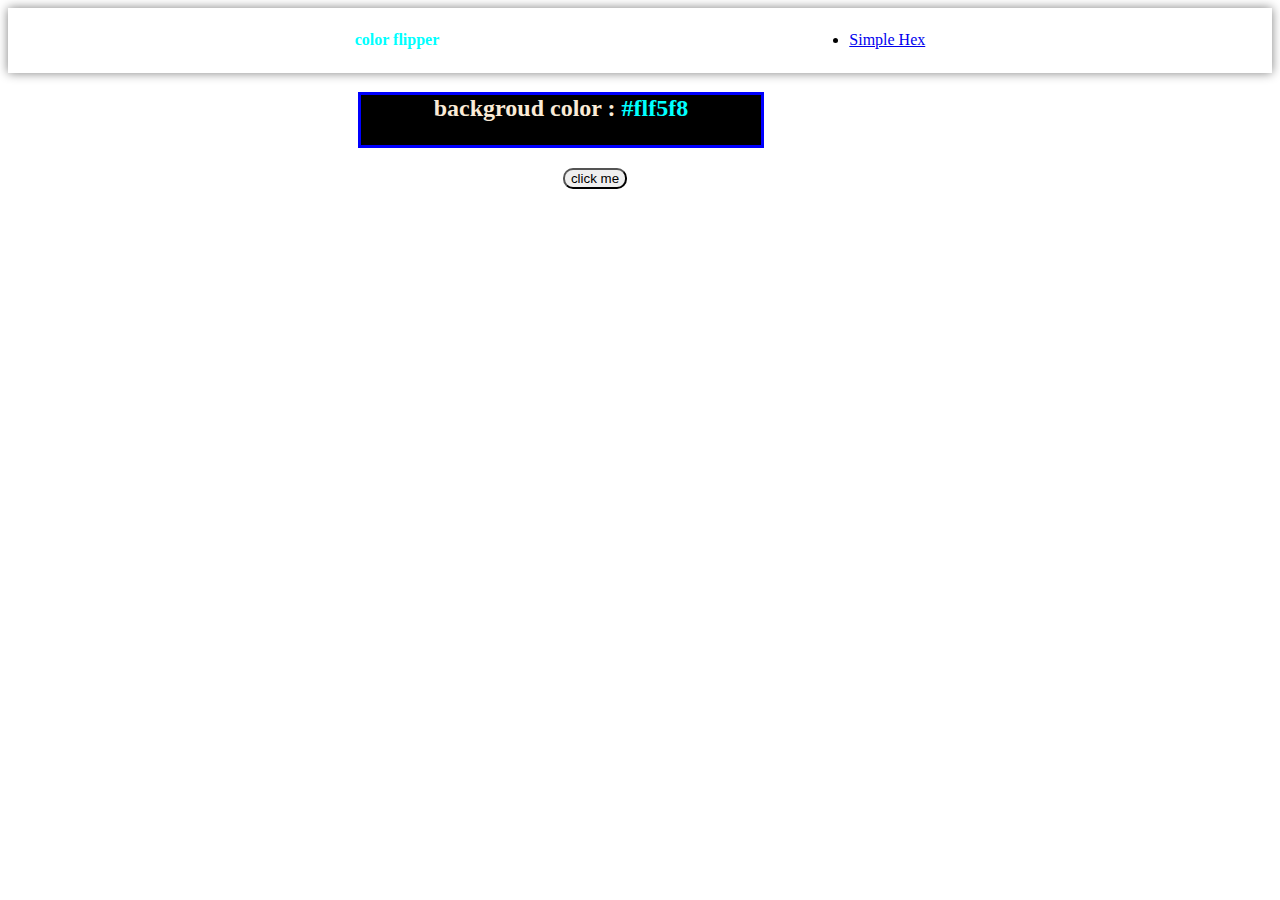
<file: color flipper p/index.html>
<!DOCTYPE html>
<html lang="en">

<head>
    <meta charset="UTF-8">
    <meta name="viewport" content="width=device-width, initial-scale=1.0">
    <title>color flipper</title>
    <link rel="stylesheet" href="style.css">
</head>

<body>

    <nav>
        <div class="nav-center">
            <h4>color flipper </h4>
            <ul class="nav-links">
                <li>
                    <a href="index1.html">Simple Hex</a>
                </li>
                
            </ul>
        </div>
    </nav>
    <main>
        <div class="container">
            <h2>backgroud color :<span class="color">
                    #flf5f8
                </span>
            </h2>
            <button class="btn btn-hero" id="btn">click me</button>
        </div>
    </main>
    
    <script src="script.js"></script>

</body>

</html>
</file>
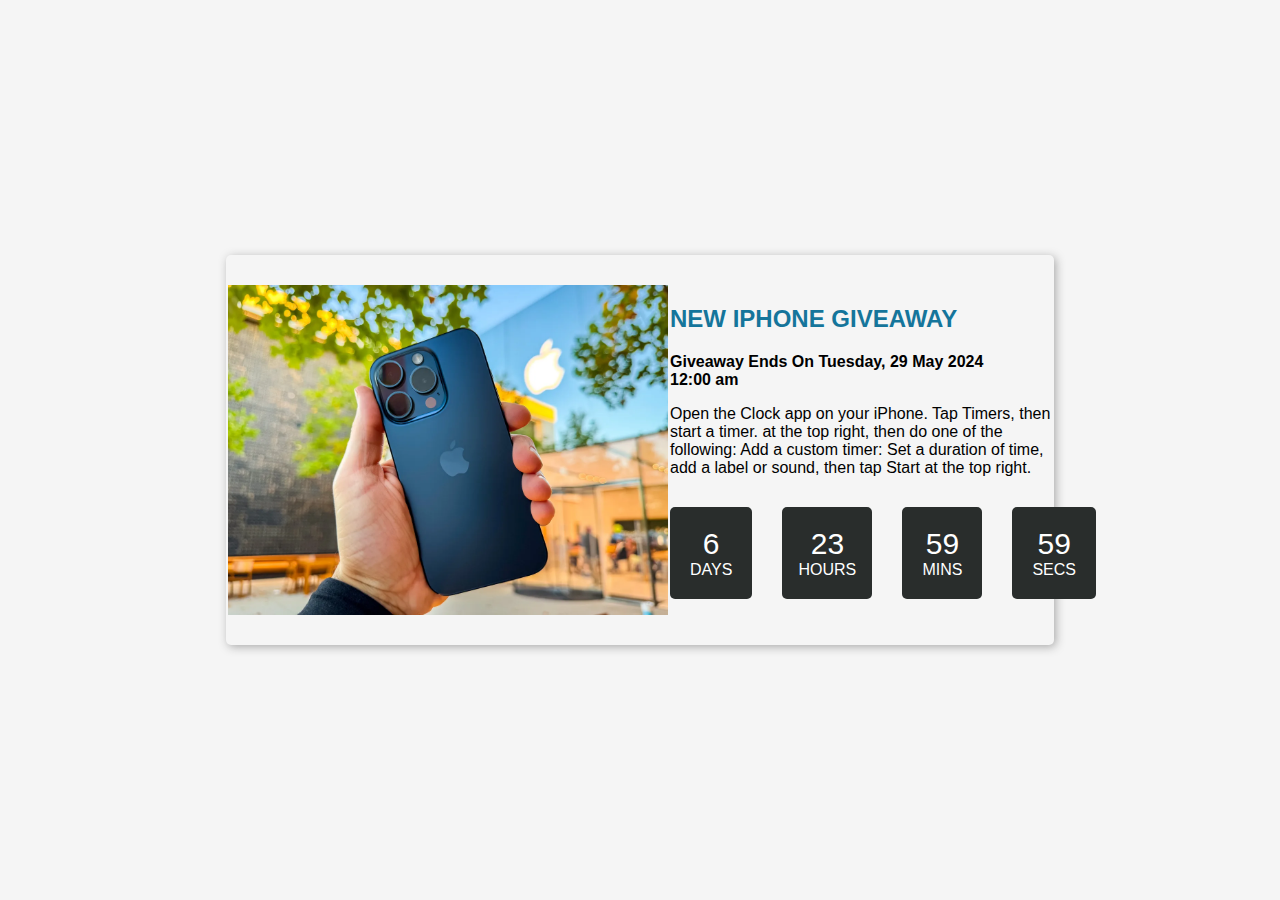
<file: countdown p/index.html>
<!DOCTYPE html>
<html lang="en">

<head>
    <meta charset="UTF-8">
    <meta name="viewport" content="width=device-width, initial-scale=1.0">
    <title>CountDown Timer</title>
    <link rel="stylesheet" href="style.css">
</head>

<body>
    <div class="container">
        <div class="left">
            <img src="iphone.webp">
        </div>
        <div id="timer">
            <h2>NEW IPHONE GIVEAWAY</h3>
                <strong>Giveaway Ends On Tuesday, 29 May 2024 <br>12:00 am</strong>
                <P>Open the Clock app on your iPhone. Tap Timers, then start a timer. at the top right, then do one of
                    the following: Add a custom timer: Set a duration of time, add a label or sound, then tap Start at
                    the top right.</P>
                <div class="counter">
                    <div class="box">
                        <span id="days"></span>
                        <p>DAYS</p>
                    </div>
                    <div class="box">
                        <span id="hours"></span>
                        <p>HOURS</p>
                    </div>
                    <div class="box">
                        <span id="minutes"></span>
                        <p>MINS</p>
                    </div>
                    <div class="box">
                        <span id="seconds"></span>
                        <p>SECS</p>
                    </div>
                </div>
        </div>
    </div>

    <script src="script.js"></script>
</body>

</html>
</file>
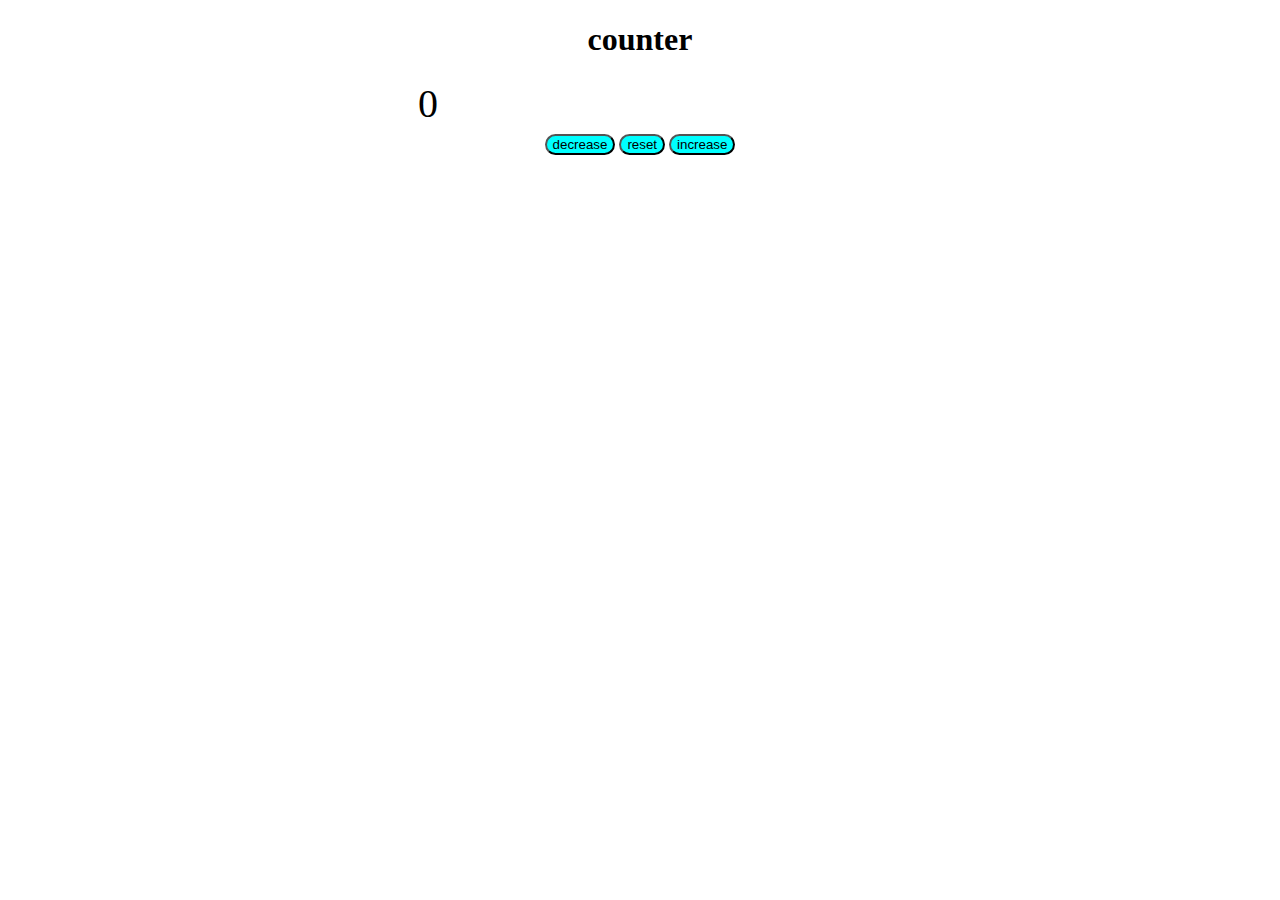
<file: counter p/index.html>
<!DOCTYPE html>
<html lang="en">

<head>
    <meta charset="UTF-8">
    <meta name="viewport" content="width=device-width, initial-scale=1.0">
    <title>counter</title>
    <link rel="stylesheet" href="style.css">
</head>

<body>
    <main>
        <div class="container">
            <h1>
                counter
            </h1>
            <span id="value">0</span>
            <div class="button-container">
                <button class="btn decrease">decrease</button>
                <button class="btn reset"> reset</button>
                <button class="btn increase"> increase</button>
            </div>
        </div>
    </main>
    <script src="script.js"></script>

</body>

</html>
</file>
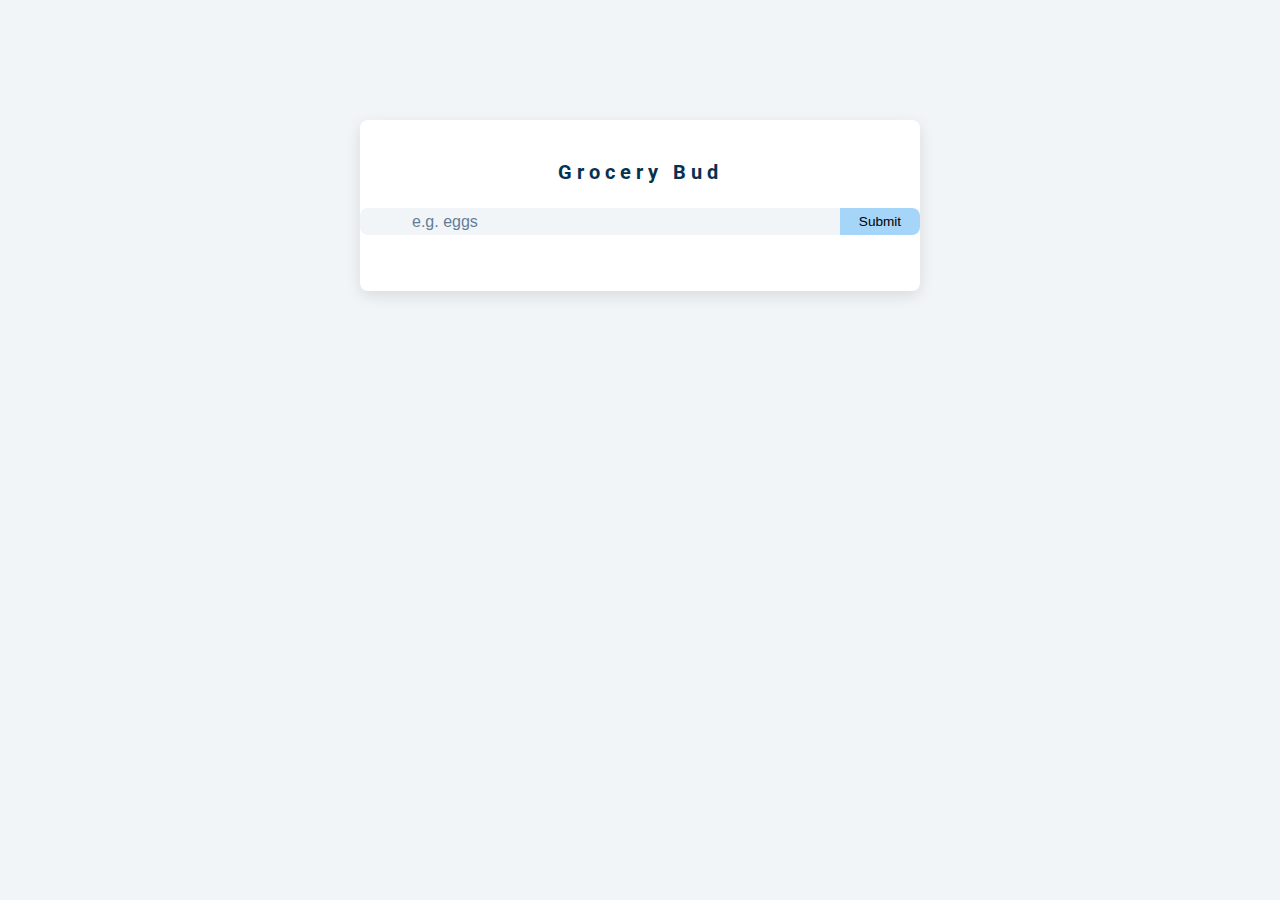
<file: Grocery p/index.html>
<!DOCTYPE html>
<html lang="en">

<head>
    <meta charset="UTF-8">
    <meta name="viewport" content="width=device-width, initial-scale=1.0">
    <title>Grocery Bud</title>
    <link rel="stylesheet" href="https://use.fontawesome.com/releases/v5.15.3/css/all.css">
    <link rel="preconnect" href="https://fonts.gstatic.com">
    <link href="https://fonts.googleapis.com/css2?family=Barlow&family=Roboto&display=swap" rel="stylesheet">
    <link rel="stylesheet" href="style.css">
</head>

<body>
    <section class="section-center">
        <form class="grocery-form">
            <p class="alert"></p>
            <h3>grocery bud</h3>
            <div class="form-control">
                <input type="text" id="grocery" placeholder="e.g. eggs" size="50" />
                <button type="submit" class="submit-btn">submit</button>
            </div>
        </form>
        <div class="grocery-container">
            <div class="grocery-list">
            </div>
            <button type="button" class="clear-btn">clear items</button>
        </div>
    </section>
    <script src="script.js"></script>
</body>

</html>
</file>
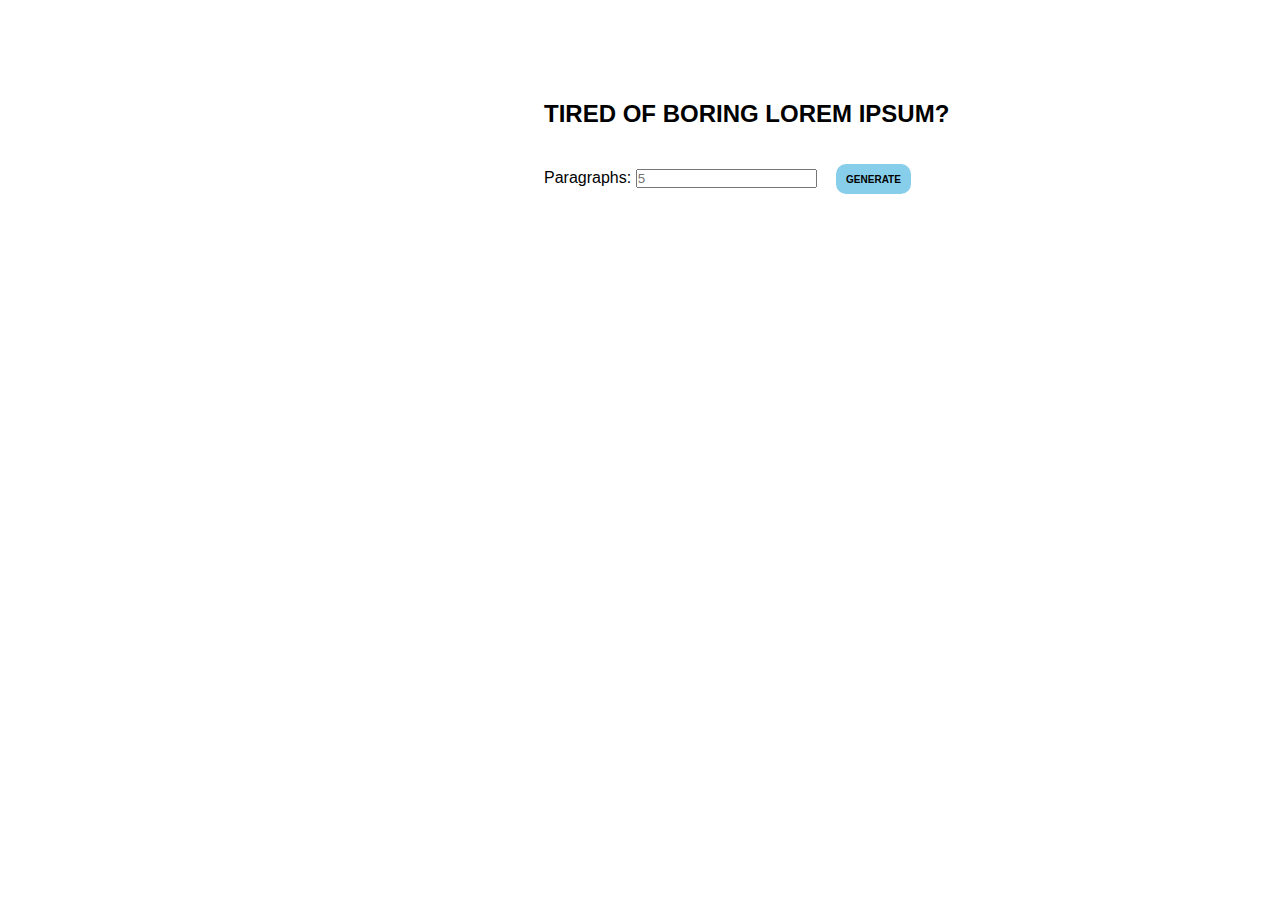
<file: Lorem Ipsum p/index.html>
<!DOCTYPE html>
<html lang="en">

<head>
    <meta charset="UTF-8" />
    <meta name="viewport" content="width=device-width, initial-scale=1.0" />
    <title>Lorem Ipsum</title>
    <link rel="stylesheet" href="style.css" />
</head>

<body>
    <section>
        <div class="center">
            <h3>TIRED OF BORING LOREM IPSUM?</h3>
            <br><br>
            <form class="lorem-form">
                <label for="amount">Paragraphs:</label>
                <input type="number" name="amount" id="amount" placeholder="5" size="2" maxlength="2" />
                <button type="submit" class="btn">GENERATE</button>
            </form>
        </div>
        <article class="lorem-text"></article>
    </section>


    <script src="script.js"></script>
</body>

</html>
</file>
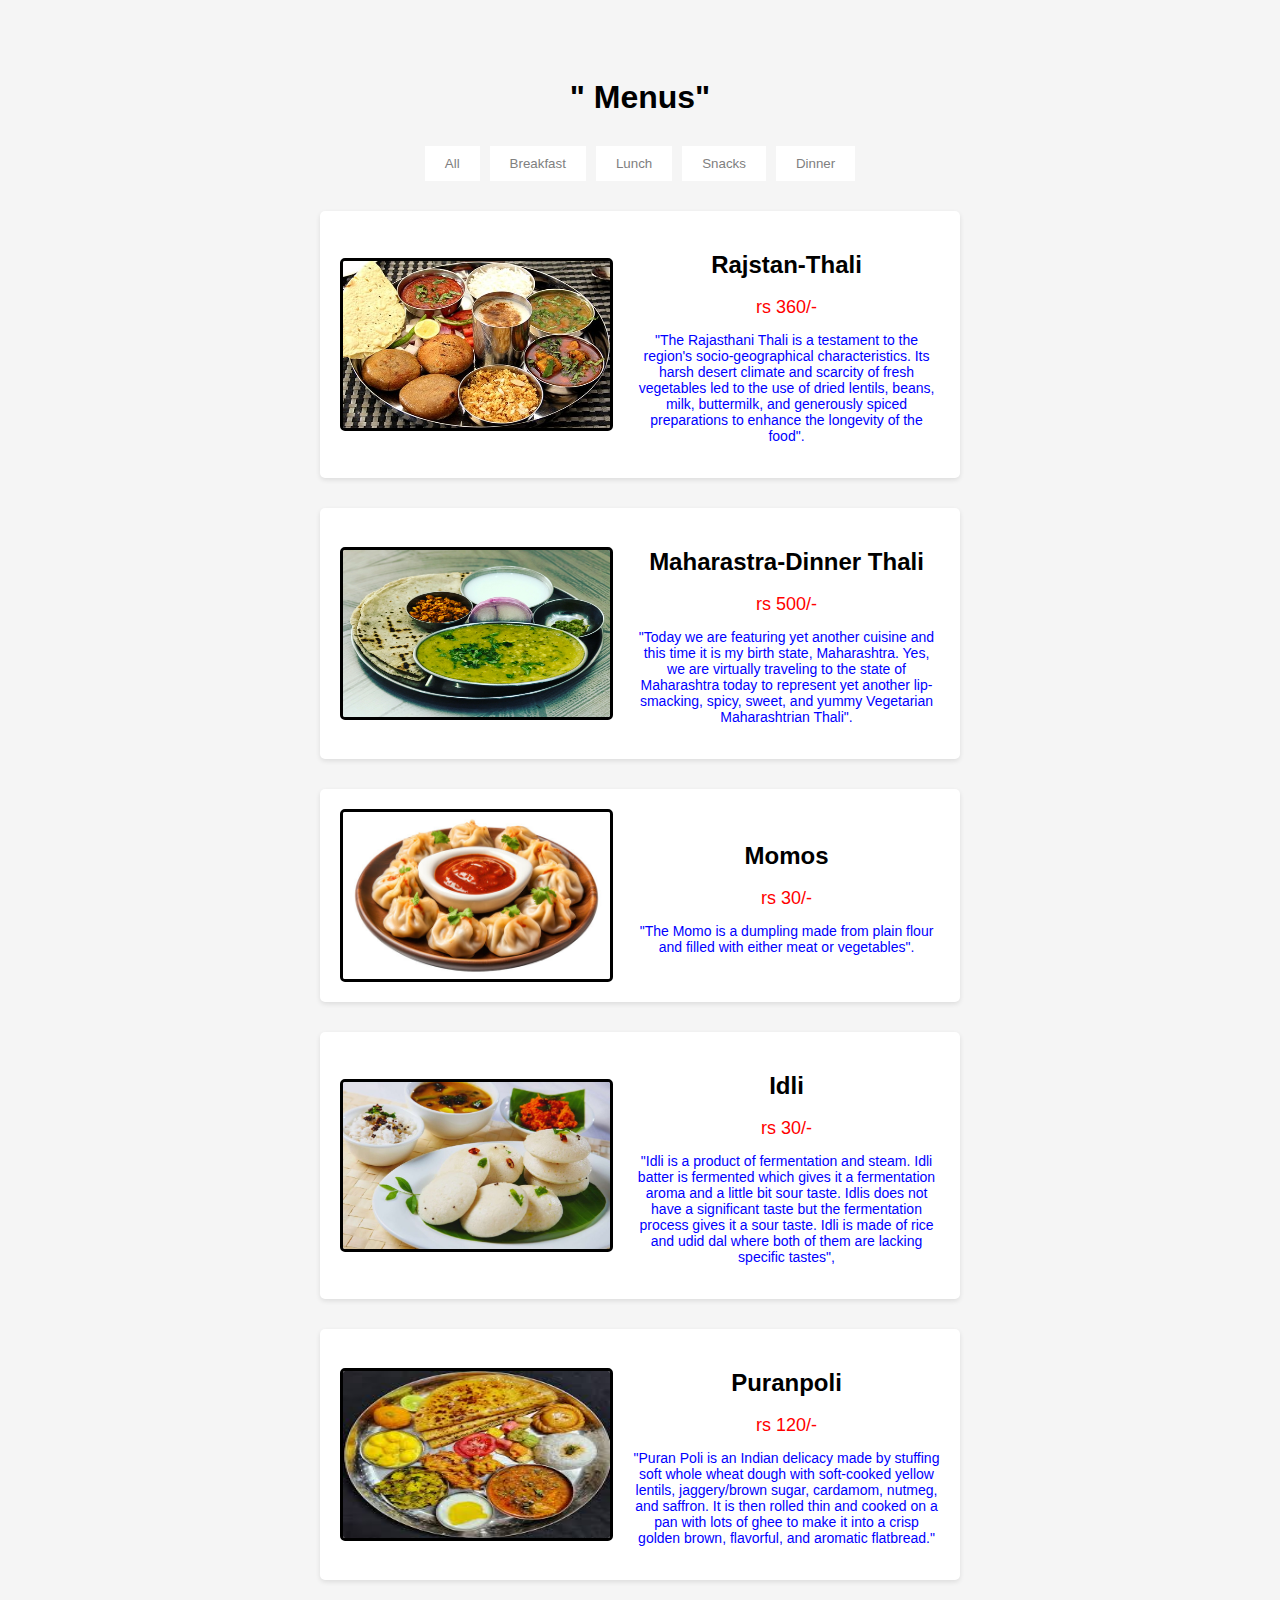
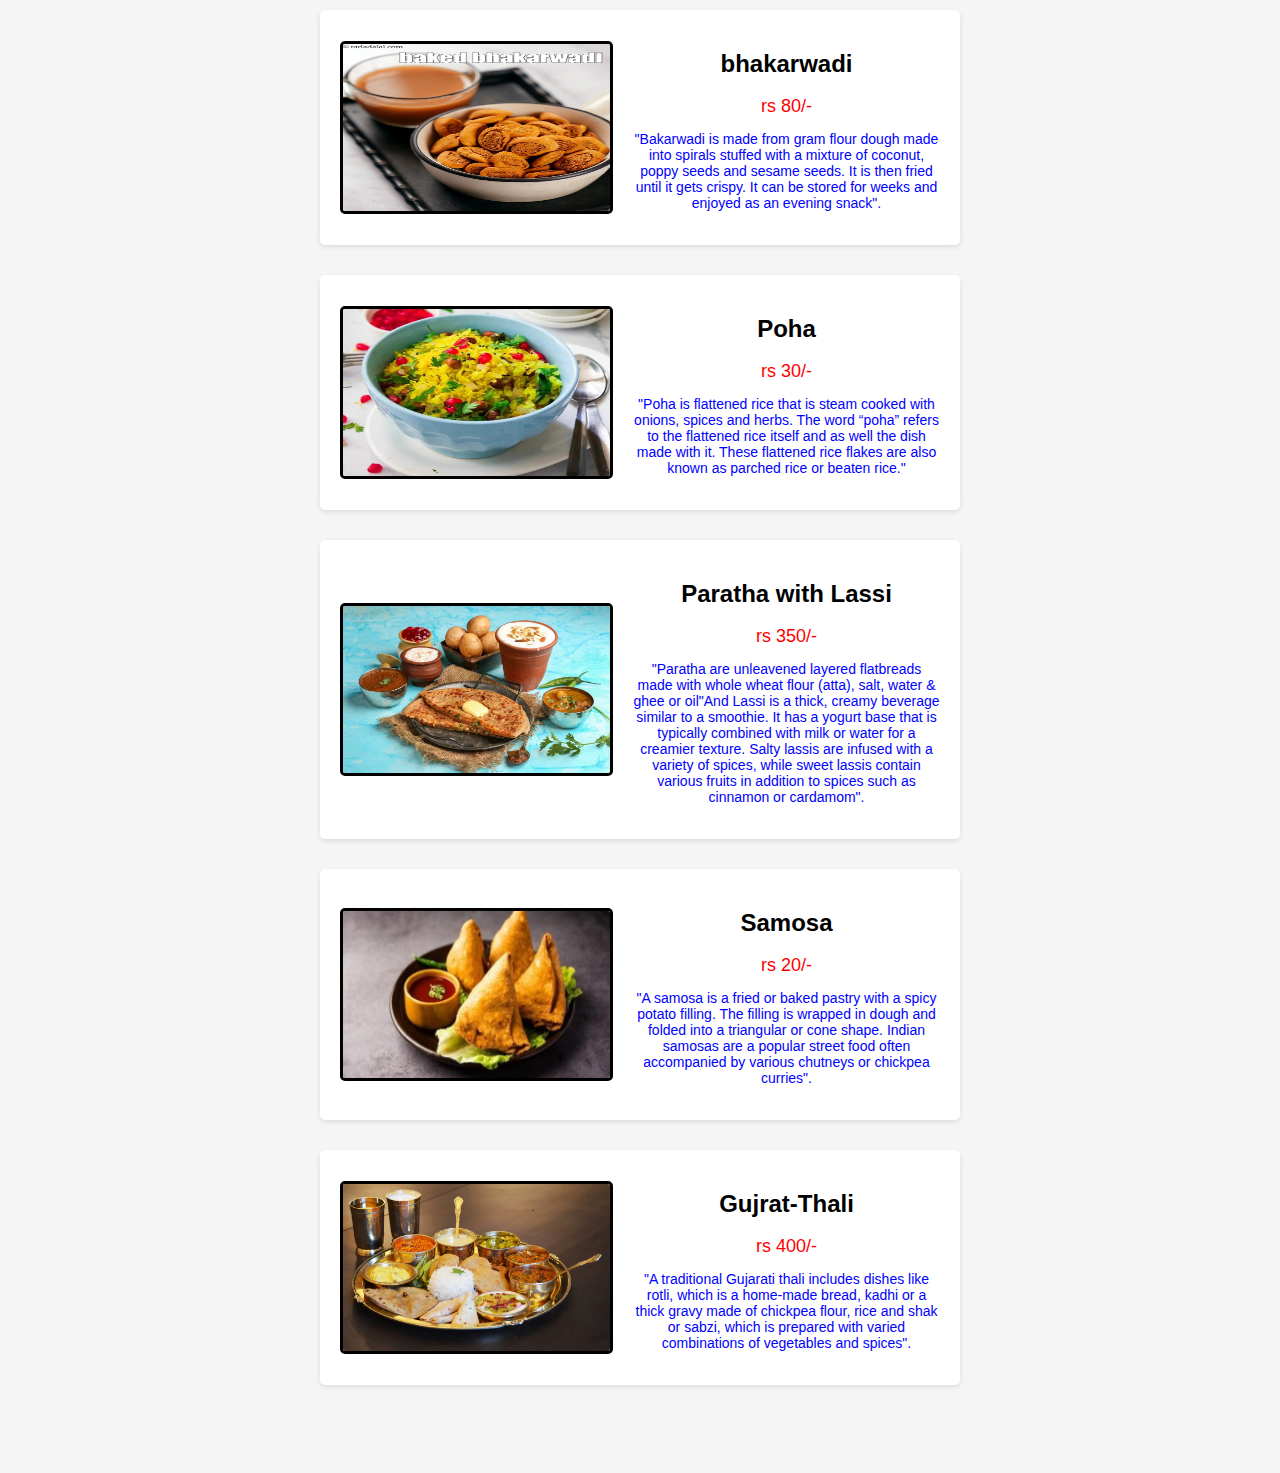
<file: Menu p/index.html>
<!DOCTYPE html>
<html lang="en">

<head>
    <meta charset="UTF-8">
    <meta name="viewport" content="width=device-width, initial-scale=1.0">
    <title> Menu</title>
    <link rel="stylesheet" href="./style.css">
    <!-- <script defer src="./script.js"></script> -->
</head>

<body>
    <h1>" Menus"</h1>
    <div class=" menu-tabs">
        <button type="button" class="tab " id="allBtn">All</button>
        <button type="button" class="tab " id="breakfastBtn">Breakfast</button>
        <button type="button" class="tab" id="lunchBtn">Lunch</button>
        <button type="button" class="tab" id="shakesBtn">Snacks</button>
        <button type="button" class="tab" id="dinnerBtn">Dinner</button>
    </div>
    <div class="card menu-item" id="lunch">
        <img src="rajstan thali.jpg" alt="">
        <div class="item-details">
            <h2>Rajstan-Thali</h2>
            <p class="price">rs 360/-</p>
            <p class="description">"The Rajasthani Thali is a testament to the region's socio-geographical
                characteristics. Its harsh desert climate and scarcity of fresh vegetables led to the use of dried
                lentils, beans, milk, buttermilk, and generously spiced preparations to enhance the longevity of the
                food".</p>
        </div>
    </div>

    <div class="card menu-item" id="dinner">
        <img src="Maharastra dinner.jpg" alt="">
        <div class="item-details">
            <h2>Maharastra-Dinner Thali</h2>
            <p class="price">rs 500/-</p>
            <p class="description">"Today we are featuring yet another cuisine and this time it is my birth state,
                Maharashtra. Yes, we are virtually traveling to the state of Maharashtra today to represent yet another
                lip-smacking, spicy, sweet, and yummy Vegetarian Maharashtrian Thali".</p>
        </div>
    </div>

    <div class="card menu-item" id="snacks">
        <img src="momos.jpg" alt="Godzilla Milkshake">
        <div class="item-details">
            <h2>Momos</h2>
            <p class="price">rs 30/-</p>
            <p class="description">"The Momo is a dumpling made from plain flour and filled with either meat or
                vegetables".</p>
        </div>

    </div>
    <div class="card menu-card" id="breakfast">
        <img src="idli.jpg" alt="">
        <div class="card-content">
            <h2 class="dish-name">Idli</h2>
            <p class="dish-price">rs 30/-</p>
            <p class="dish-desc">"Idli is a product of fermentation and steam. Idli batter is fermented which gives it a
                fermentation aroma and a little bit sour taste. Idlis does not have a significant taste but the
                fermentation process gives it a sour taste. Idli is made of rice and udid dal where both of them are
                lacking specific tastes",</p>
        </div>
    </div>

    <div class="card menu-card" id="lunch">
        <img src="purn poli.jpg" alt="">
        <div class="card-content">
            <h2 class="dish-name">Puranpoli</h2>
            <p class="dish-price">rs 120/- </p>
            <p class="dish-desc">"Puran Poli is an Indian delicacy made by stuffing soft whole wheat dough with
                soft-cooked yellow lentils, jaggery/brown sugar, cardamom, nutmeg, and saffron. It is then rolled thin
                and cooked on a pan with lots of ghee to make it into a crisp golden brown, flavorful, and aromatic
                flatbread."</p>
        </div>
    </div>

    <div class="card menu-card" id="shakes">
        <img src="bhakrwadi.jpg" alt="">
        <div class="card-content">
            <h2 class="dish-name">bhakarwadi</h2>
            <p class="dish-price">rs 80/-</p>
            <p class="dish-desc">"Bakarwadi is made from gram flour dough made into spirals stuffed with a mixture of
                coconut, poppy seeds and sesame seeds. It is then fried until it gets crispy. It can be stored for weeks
                and enjoyed as an evening snack".

            </p>
        </div>
    </div>
    <div class="card menu-card" id="breakfast">
        <img src="poha.webp" alt="">
        <div class="card-content">
            <h2 class="dish-name">Poha</h2>
            <p class="dish-price">rs 30/-</p>
            <p class="dish-desc">"Poha is flattened rice that is steam cooked with onions, spices and herbs. The word
                “poha” refers to the flattened rice itself and as well the dish made with it. These flattened rice
                flakes are also known as parched rice or beaten rice."</p>
        </div>
    </div>
    <div class="card menu-card" id="lunch">
        <img src="paratha.avif" alt="">
        <div class="card-content">
            <h2 class="dish-name">Paratha with Lassi</h2>
            <p class="dish-price">rs 350/-</p>
            <p class="dish-desc">"Paratha are unleavened layered flatbreads made with whole wheat flour (atta), salt,
                water & ghee or oil"And Lassi is a thick, creamy beverage similar to a smoothie. It has a yogurt base
                that is typically combined with milk or water for a creamier texture. Salty lassis are infused with a
                variety of spices, while sweet lassis contain various fruits in addition to spices such as cinnamon or
                cardamom".</p>
        </div>
    </div>
    <div class="card menu-card" id="snacks">
        <img src="smosa.avif" alt="">
        <div class="card-content">
            <h2 class="dish-name">Samosa</h2>
            <p class="dish-price">rs 20/-</p>
            <p class="dish-desc">"A samosa is a fried or baked pastry with a spicy potato filling. The filling is
                wrapped in dough and folded into a triangular or cone shape. Indian samosas are a popular street food
                often accompanied by various chutneys or chickpea curries".</p>
        </div>
    </div>
    <div class="card menu-card" id="dinner">
        <img src="gujrat thali.webp" alt="">
        <div class="card-content">
            <h2 class="dish-name">Gujrat-Thali</h2>
            <p class="dish-price">rs 400/-</p>
            <p class="dish-desc">"A traditional Gujarati thali includes dishes like rotli, which is a home-made bread,
                kadhi or a thick gravy made of chickpea flour, rice and shak or sabzi, which is prepared with varied
                combinations of vegetables and spices".</p>
        </div>
    </div>
    <script src="script.js"></script>
</body>

</html>
</file>
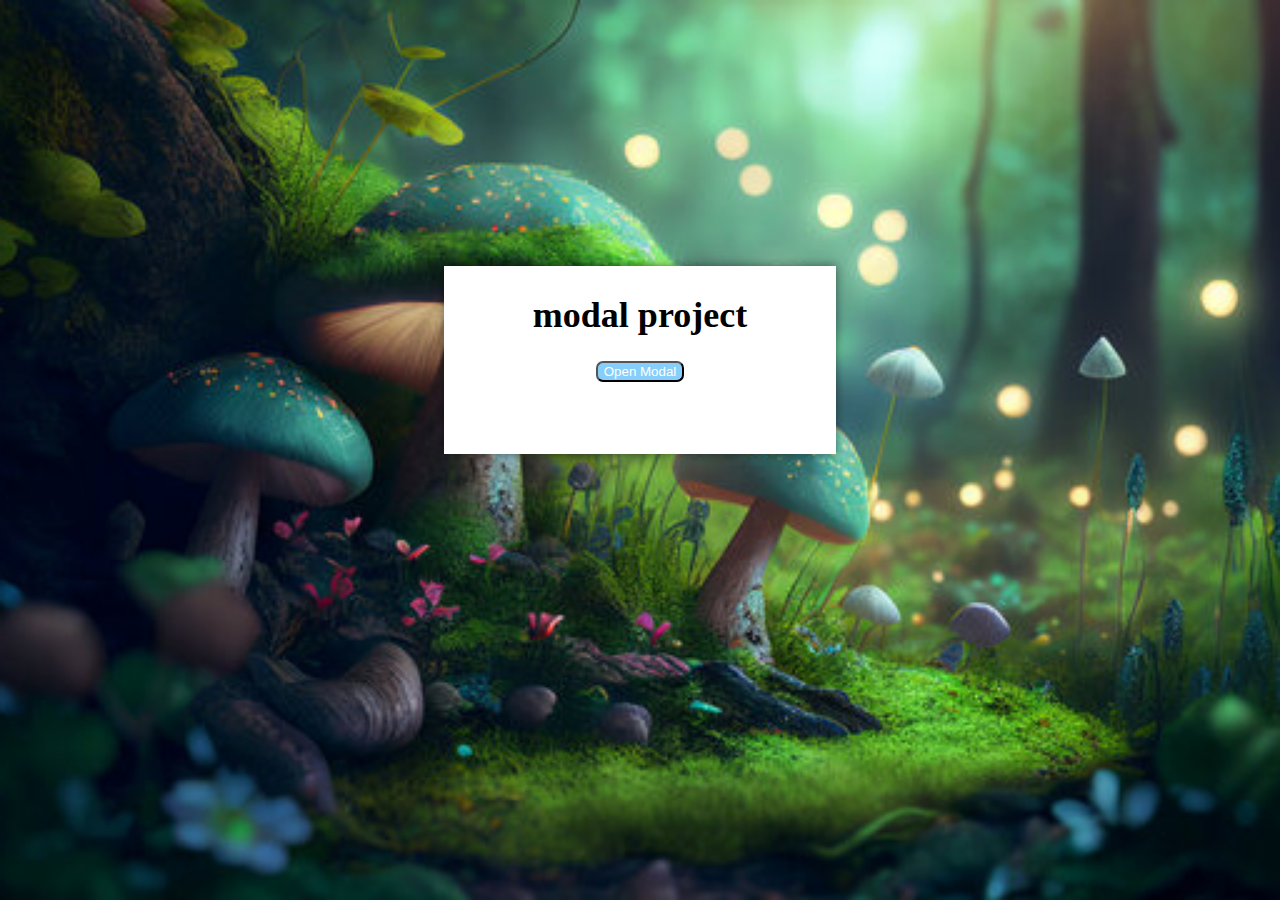
<file: Model p/index.html>
<!DOCTYPE html>
<html lang="en">

<head>
    <meta charset="UTF-8">
    <meta name="viewport" content="width=device-width, initial-scale=1.0">
    <title>Document</title>
    <link rel="stylesheet" href="https://cdnjs.cloudflare.com/ajax/libs/font-awesome/6.5.2/css/all.min.css"
        integrity="sha512-SnH5WK+bZxgPHs44uWIX+LLJAJ9/2PkPKZ5QiAj6Ta86w+fsb2TkcmfRyVX3pBnMFcV7oQPJkl9QevSCWr3W6A=="
        crossorigin="anonymous" referrerpolicy="no-referrer" />
    <link rel="stylesheet" href="style.css">
</head>

<body>
    <header class="hero">
        <div class="banner">
            <h1>modal project</h1>
            <button class="btn modal-btn">Open Modal</button>
        </div>
    </header>
    <div class="modal-overlay">
        <div class="modal-container">
            <h3>modal content</h3>
            <button class="close-btn">
                <i class="fas fa-times"></i> 
            </button>
        </div>
    </div>
    <script src="script.js"></script>
</body>

</html>
</file>
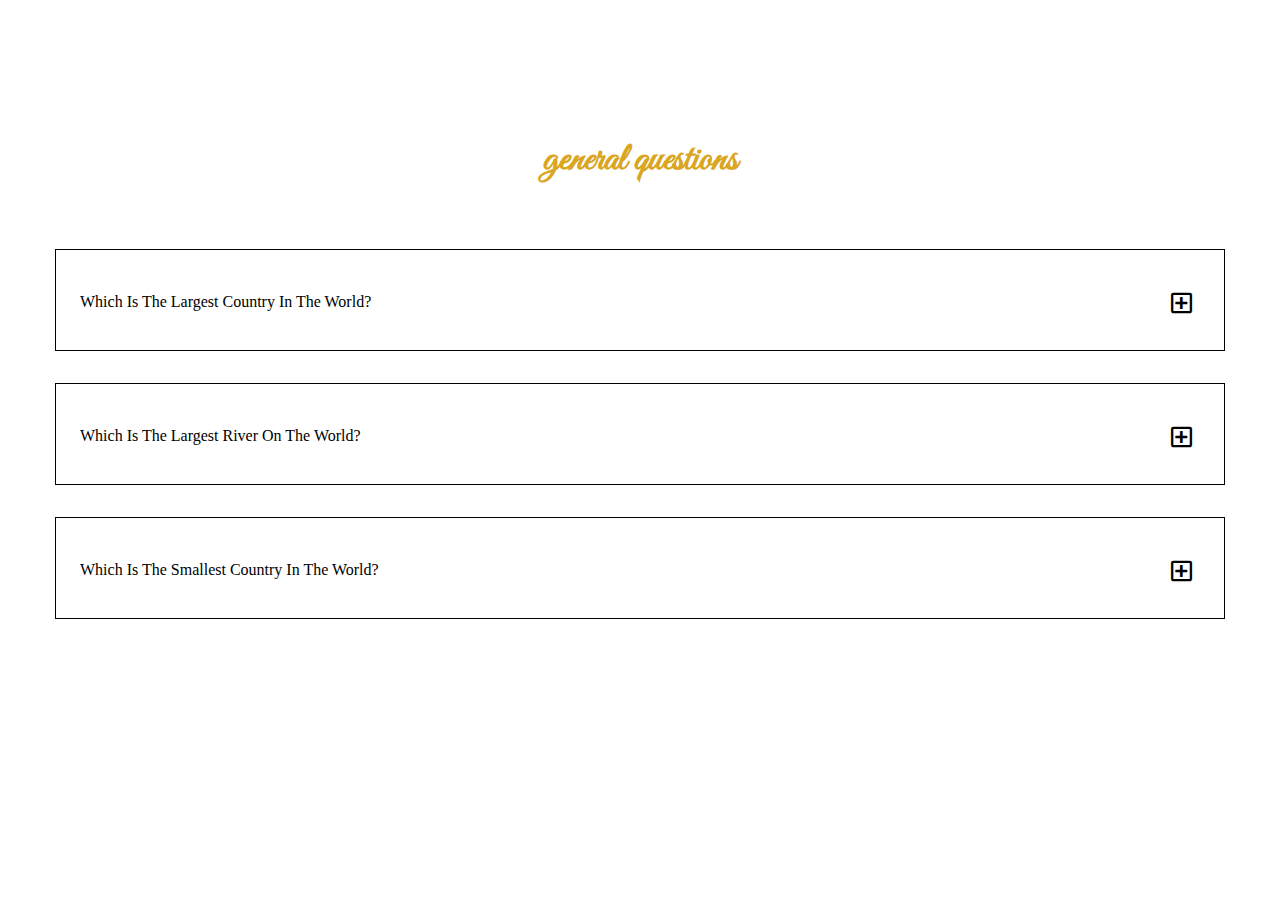
<file: question p/index.html>
<!DOCTYPE html>
<html lang="en">

<head>
    <meta charset="UTF-8" />
    <meta name="viewport" content="width=device-width, initial-scale=1.0" />
    <title>Question</title>
    <link rel="stylesheet" href="https://cdnjs.cloudflare.com/ajax/libs/font-awesome/5.14.0/css/all.min.css" />

    <link href="https://fonts.googleapis.com/css?family=Great+Vibes&display=swap" rel="stylesheet" />
    <link rel="stylesheet" href="style.css" />
</head>

<body>
    
    <div class="questions">
        <div class="title">
            <h2>general questions</h2>
        </div>

        <div class="container">
            <div class="question">
                <div class="Question">
                    <p>Which is the largest country in the world?</p>
                    <button type="button" class="question-btn">
                        <span class="plus-icon">
                            <i class="far fa-plus-square"></i>
                        </span>
                        <span class="minus-icon">
                            <i class="far fa-minus-square"></i>
                        </span>
                    </button>
                </div>
                <div class="Answer">
                    <p>
                        The world's largest country is Russia.
                    </p>
                </div>
            </div>

            <div class="question">
                <div class="Question">
                    <p>Which is the largest river on the world?</p>
                    <button type="button" class="question-btn">
                        <span class="plus-icon">
                            <i class="far fa-plus-square"></i>
                        </span>
                        <span class="minus-icon">
                            <i class="far fa-minus-square"></i>
                        </span>
                    </button>
                </div>
                <div class="Answer">
                    <p>
                        The Nile River is the longest river in the world at 4,132 miles (6,650 km).
                    </p>
                </div>
            </div>
            <div class="question">
                <div class="Question">
                    <p>Which is the smallest country in the world?</p>
                    <button type="button" class="question-btn">
                        <span class="plus-icon">
                            <i class="far fa-plus-square"></i>
                        </span>
                        <span class="minus-icon">
                            <i class="far fa-minus-square"></i>
                        </span>
                    </button>
                </div>
                <div class="Answer">
                    <p>
                        Vatican City holds the title as the world's smallest country, with an area of just 0.17 square
                        mile (0.44 square km).
                    </p>
                </div>
            </div>
        </div>
        <script src="script.js"></script>
</body>

</html>
</file>
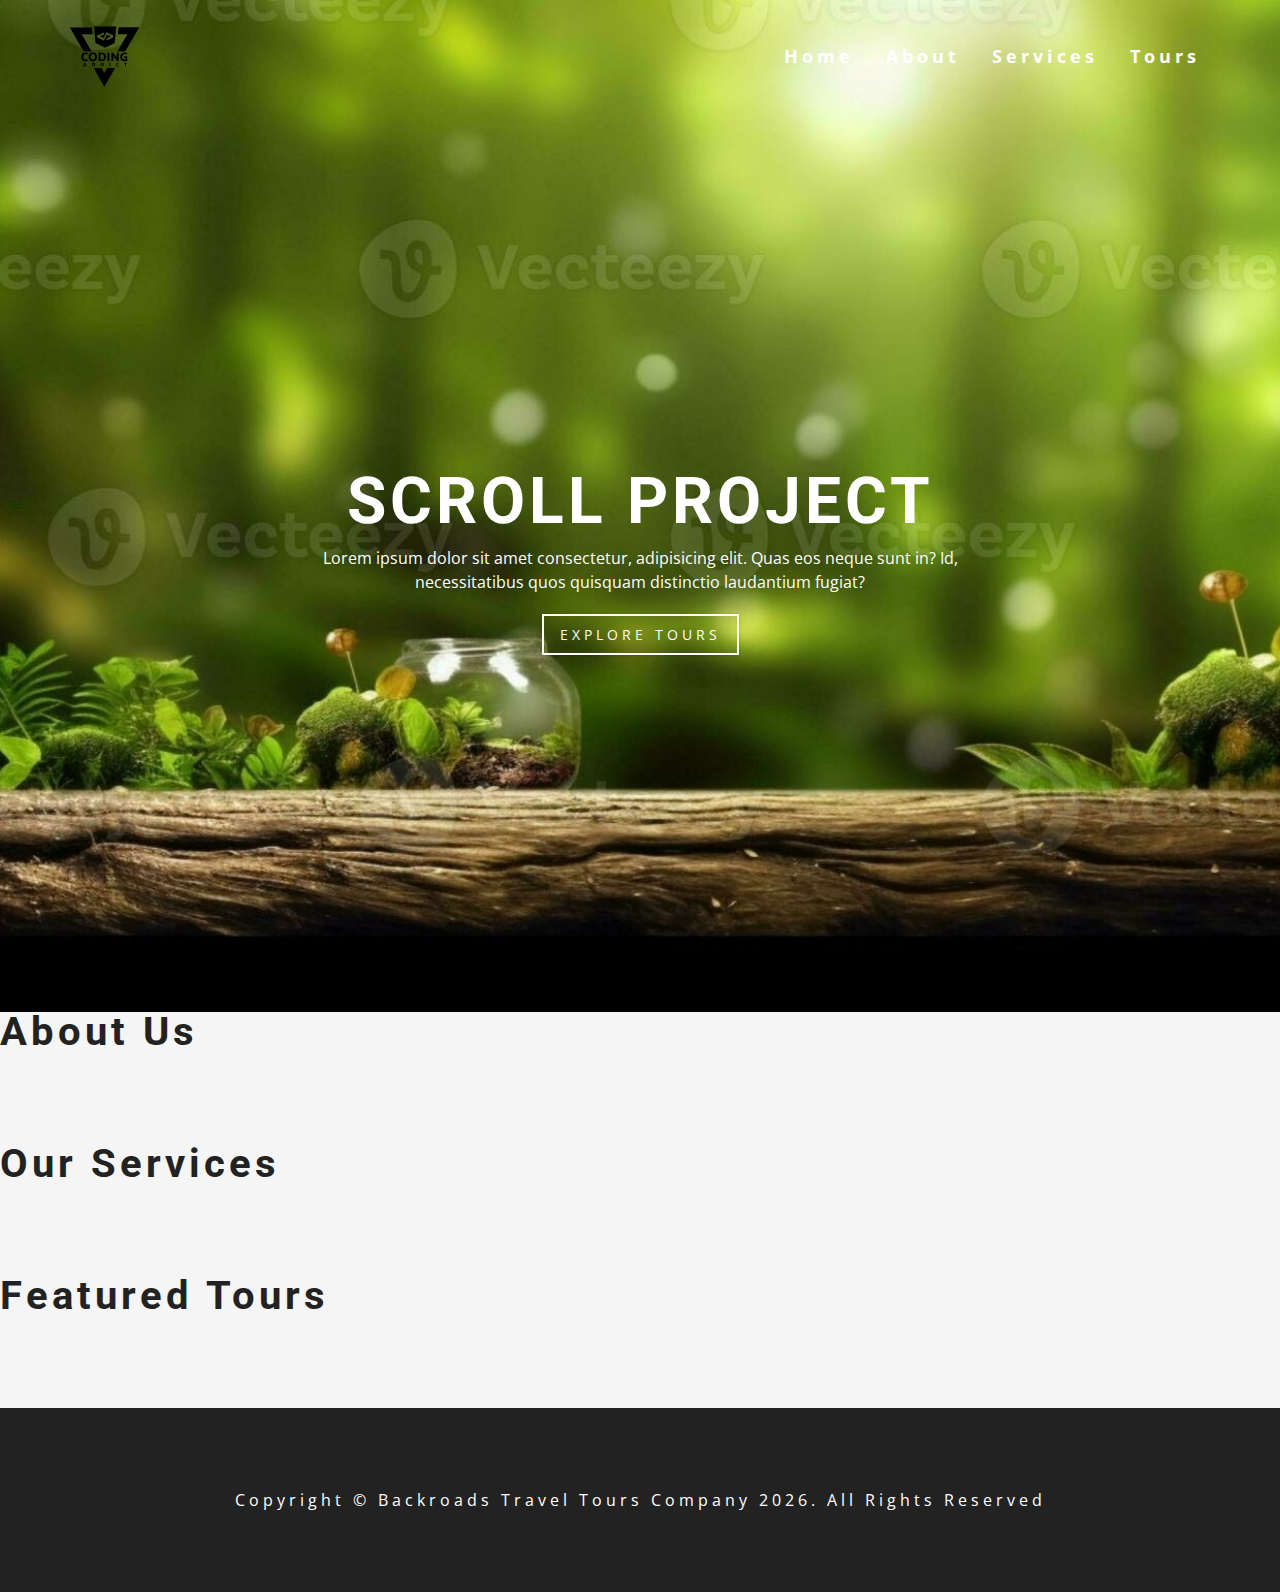
<file: Scroll p/index.html>
<!DOCTYPE html>
<html lang="en">

<head>
    <meta charset="UTF-8" />
    <meta name="viewport" content="width=device-width, initial-scale=1.0" />
    <title>Scroll</title>
    <!-- font-awesome -->
    <link rel="stylesheet" href="https://cdnjs.cloudflare.com/ajax/libs/font-awesome/5.14.0/css/all.min.css" />
    <!-- styles -->
    <link rel="stylesheet" href="style.css" />
</head>

<body>
    <header id="home">
        <!-- navbar -->
        <nav id="nav">
            <div class="nav-center">
                <!-- nav header -->
                <div class="nav-header">
                    <img src="logo (5).svg" class="logo" alt="logo" />
                    <button class="nav-toggle">
                        <i class="fas fa-bars"></i>
                    </button>
                </div>
                <!-- links -->

                <div class="links-container">
                    <ul class="links">
                        <li>
                            <a href="#home" class="scroll-link">home</a>
                        </li>
                        <li>
                            <a href="#about" class="scroll-link">about</a>
                        </li>
                        <li>
                            <a href="#services" class="scroll-link">services</a>
                        </li>
                        <li>
                            <a href="#tours" class="scroll-link">tours</a>
                        </li>
                    </ul>
                </div>
            </div>
        </nav>
        <!-- banner -->
        <div class="banner">
            <div class="container">
                <h1>scroll project</h1>
                <p>
                    Lorem ipsum dolor sit amet consectetur, adipisicing elit. Quas eos
                    neque sunt in? Id, necessitatibus quos quisquam distinctio
                    laudantium fugiat?
                </p>
                <a href="#tours" class="scroll-link btn btn-white">explore tours</a>
            </div>
        </div>
    </header>
    <!-- about -->
    <section id="about" class="section">
        <div class="title">
            <h2>about <span>us</span></h2>
        </div>
    </section>
    <!-- services -->
    <section id="services" class="section">
        <div class="title">
            <h2>our <span>services</span></h2>
        </div>
    </section>
    <!-- contact -->
    <section id="tours" class="section">
        <div class="title">
            <h2>featured <span>tours</span></h2>
        </div>
    </section>
    <!-- footer -->
    <footer class="section">
        <p>
            copyright &copy; backroads travel tours company
            <span id="date"></span>. all rights reserved
        </p>
    </footer>
    <a class="scroll-link top-link" href="#home">
        <i class="fas fa-arrow-up"></i>
    </a>
    <!-- javascript -->
    <script src="script.js"></script>
</body>

</html>
</file>
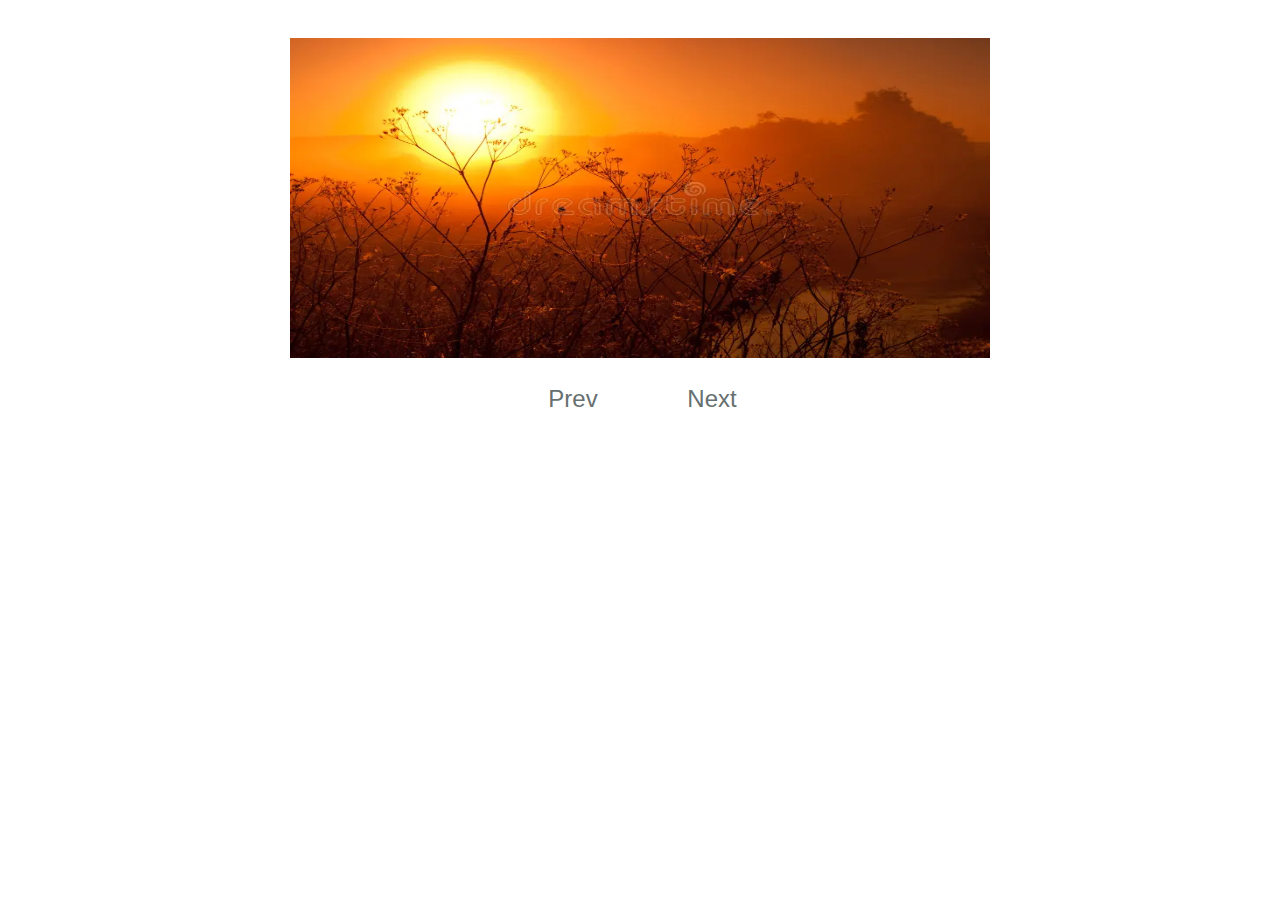
<file: Slider p/index.html>
<!DOCTYPE html>
<html lang="en">

<head>
    <meta charset="UTF-8">
    <meta http-equiv="X-UA-Compatible" content="IE=edge">
    <meta name="viewport" content="width=device-width, initial-scale=1.0">
    <title>Document</title>
    <link
        href="https://fonts.googleapis.com/css2?family=Abril+Fatface&family=Catamaran:wght@200&family=Courgette&family=Edu+TAS+Beginner:wght@700&family=Lato:wght@300;900&family=Mukta:wght@700&family=Mulish:wght@300&family=Open+Sans&family=PT+Sans:ital,wght@1,700&family=Poppins:wght@300&family=Raleway:wght@100&family=Roboto+Condensed:wght@700&family=Roboto+Slab&family=Roboto:wght@300&family=Source+Sans+Pro:wght@300&display=swap"
        rel="stylesheet">
    <link rel="stylesheet" href="style.css">
</head>

<body>

    <div class="container">
        <img class="slide" src="summer.webp" alt="">
        <img class="slide" src="winter.jpg" alt="">
        <img class="slide" src="dark cloud.jpg" alt="">
        <img class="slide" src="rainy.jpeg" alt="">
    </div>
    <div class="btn">
        <button class="prev" onclick="prev()">Prev</button>
        <button class="next" onclick="next()">Next</button>
    </div>

    <script src="script.js"></script>
</body>

</html>
</file>
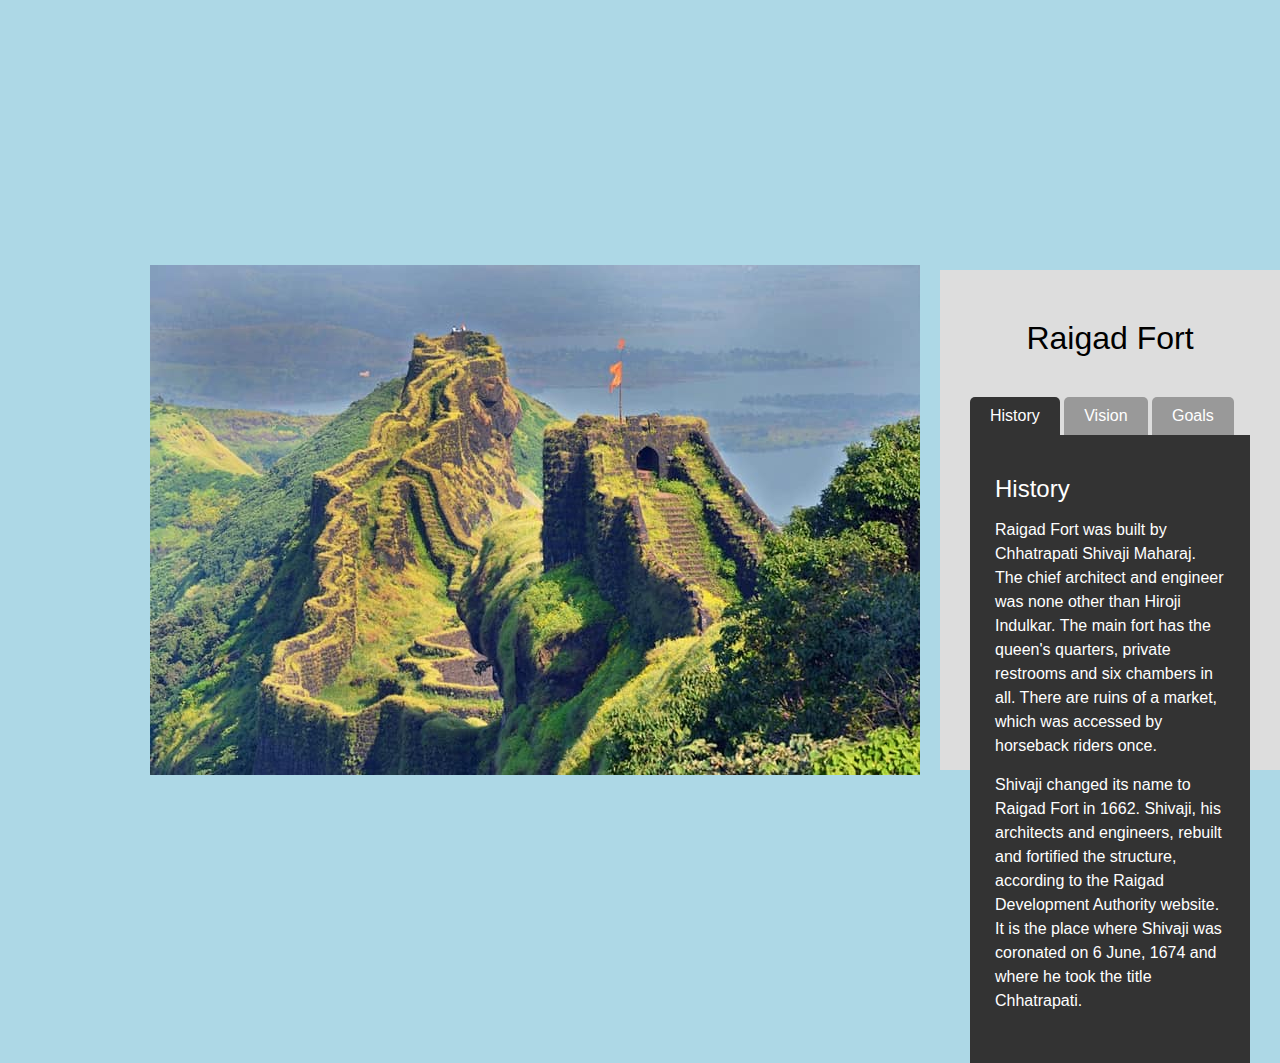
<file: Tab p/index.html>
<!DOCTYPE html>
<html lang="en">

<head>
    <meta charset="utf-8">
    <meta http-equiv="X-UA-Compatible" content="IE=edge">
    <meta name="viewport" content="width=device-width, initial-scale=1">
    <title>tabs</title>
    <link rel="stylesheet" href="style.css">

</head>

<body id="home-page">
    <article class="about-img">
        <img src="Rajgad_Fort.jpg" alt="">
    </article>

    <div class="container">

        <h1 class="project-title">Raigad Fort </h1>



        <div class="tab-wrapper">

            <ul class="tab-list">
                <li class="tab-item active" data-tab="1">History</li>
                <li class="tab-item" data-tab="2">Vision</li>
                <li class="tab-item" data-tab="3">Goals</li>
            </ul>

            <div class="tab-panel active" data-tab="1">
                <h2>History</h2>
                <p>Raigad Fort was built by Chhatrapati Shivaji Maharaj. The chief architect and engineer was none other
                    than Hiroji Indulkar. The main fort has the queen's quarters, private restrooms and six chambers in
                    all. There are ruins of a market, which was accessed by horseback riders once.</p>
                <p>Shivaji changed its name to Raigad Fort in 1662. Shivaji, his architects and engineers, rebuilt and
                    fortified the structure, according to the Raigad Development Authority website. It is the place
                    where Shivaji was coronated on 6 June, 1674 and where he took the title Chhatrapati.</p>
            </div>

            <div class="tab-panel" data-tab="2">
                <h2>Vision</h2>
                <p>Raigad is a hill fort located in Maharashtra, India. It was the capital of the Maratha Empire, and it
                    offers breathtaking views of the surrounding countryside. From the top, you can see the lush
                    greenery, the majestic Sahyadri mountain range, and even the Arabian Sea on a clear day. It's a
                    truly awe-inspiring sight!</p>
            </div>

            <div class="tab-panel" data-tab="3">
                <h2>Goals</h2>
                <p>The goals of Raigad were primarily strategic and administrative. As the capital of the Maratha
                    Empire, it served as the center of power for the empire and its ruler, Chhatrapati Shivaji Maharaj.
                    The fort was designed to be easily defendable, with its high elevation and strong fortifications. It
                    also housed various administrative buildings, including the royal palace, courtrooms, and other
                    structures for governance. The main goal was to establish a strong and centralized base for the
                    Maratha Empire and to project power throughout the region.</p>
            </div>

        </div>



        <script src="script.js"></script>

</body>

</html>
</file>
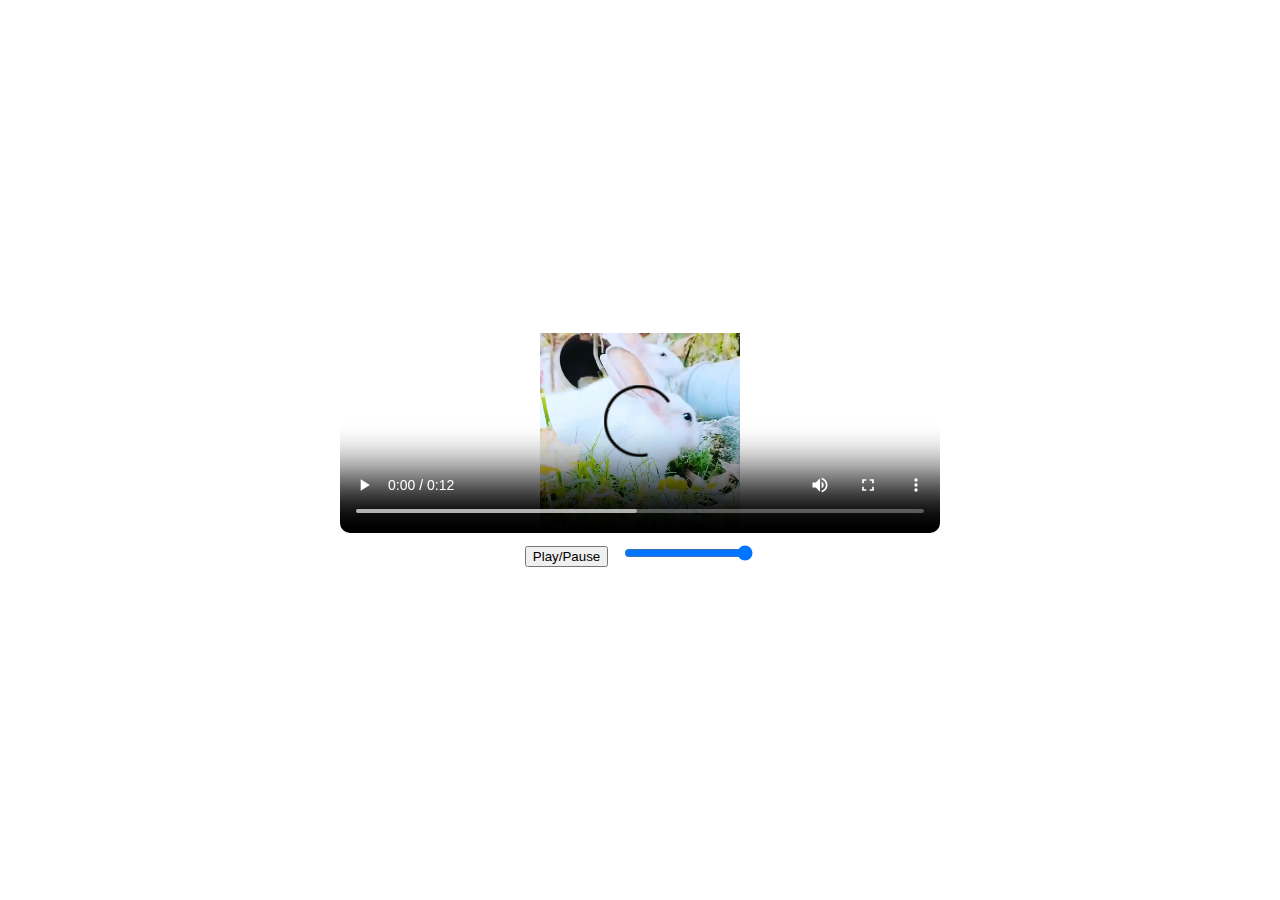
<file: video p/index.html>
<!DOCTYPE html>
<html lang="en">

<head>
    <meta charset="UTF-8">
    <meta name="viewport" content="width=device-width, initial-scale=1.0">
    <title>Video Player</title>
    <link rel="stylesheet" href="style.css">
</head>

<body>

    <div class="video-container">
        <video id="myVideo" controls>
            <source src="WhatsApp Video 2024-04-28 at 9.16.58 AM.mp4" type="video/mp4">
            Your browser does not support the video tag.
        </video>
        <div class="controls">
            <button id="playPauseBtn">Play/Pause</button>
            <input type="range" id="volumeRange" min="0" max="1" step="0.1" value="1">
        </div>
    </div>

    <script src="script.js"></script>
</body>

</html>
</file>
<file: color flipper p/style.css>
.nav-center {
    border: 2px solid white;
    box-shadow: 0 0 10px gray;


}

h4 {
    color: aqua;
    margin-right: 370px;
    text-shadow: aqua;

}

.nav-center {
    align-items: center;
    justify-content: center;
    text-align: center;
    display: flex;
}

.container {
    text-align: center;
}

h2 {
    border-style: solid;
    border-color: blue;
    height: 50px;
    width: 400px;
    background-color: black;
    color: antiquewhite;
    margin-left: 350px;

}

.color {
    color: aqua;
}

#btn {
    margin-right: 90px;
    border-radius: 10px;
}

#btn:hover {
    background-color: black;
    color: white;
}
</file>
<file: countdown p/style.css>
body {
    background: #f5f5f5;
    display: flex;
    align-items: center;
    justify-content: center;
    height: 100vh;
    padding: 0;
    margin: 0;
    font-family: 'poppins', sans-serif;
}

.container {
    display: flex;
    gap: 30px;
    width: 60%;
    box-shadow: 2px 2px 10px #aaaaaa;
    border-radius: 5px;
    padding: 30px;
}

.left {
    width: 50%;
    display: flex;
    align-items: center;
    justify-content: center;
    background-color: lightcoral;
    border-radius: 5px;
}

img {
    height: 330px;
    width: 560px;
}

.fa-solid {
    font-size: 250px;
    padding: 30px;
    color: lightgoldenrodyellow;
}

#timer {
    width: 50%;
}

#timer h2 {
    color: #15759b;
}

.counter {
    display: flex;
    gap: 30px;
    margin-top: 30px;
}

.box {
    background-color: #292d2c;
    color: white;
    padding: 20px;
    display: flex;
    align-items: center;
    justify-content: center;
    flex-direction: column;
    width: 50px;
    border-radius: 5px;
}

.box span {
    font-size: 30px;
}

.box p {
    margin: 0;
}

.name {
    display: flex;
    gap: 40px;
}
</file>
<file: counter p/style.css>
h1 {
    text-align: center;
}

#value {
    font-size: 40px;
    margin-left: 410px;

}

.button-container {
    text-align: center;
    padding-top: 7px;

}

.btn:hover {
    background-color: brown;
}

.btn {
    background-color: aqua;
    border-radius: 20px;
}
</file>
<file: Grocery p/style.css>
body {
    font-family: "Roboto", Arial, Verdana, sans-serif;
    color: hsl(209, 61%, 16%);
    background: hsl(210, 36%, 96%);
    padding-top: 100px;
}

h3 {
    text-transform: capitalize;
    font-size: 1.1rem;
}

/* Grocery List */
.section-center {
    background: white;
    border-radius: 0.5rem;
    box-shadow: 0 5px 15px rgba(0, 0, 0, 0.1);
    width: 90vw;
    margin-top: 100px;
    margin: 0 auto;
    max-width: 35rem;

}

.section-center:hover {
    box-shadow: 0 5px 15px rgba(0, 0, 0, 0.2);
}

.alert {
    text-transform: capitalize;
    margin-bottom: 1rem;
    height: 1.25rem;
    display: grid;
    align-items: center;
    text-align: center;
    border-radius: 0.25rem;
    font-size: 0.75rem;
}

.alert-danger {
    color: #cd212a;
    background: #f8d7da;
}

.alert-success {
    color: #009B77;
    background: #d4edd4;
}

.grocery-form h3 {
    text-align: center;
    color: hsl(205, 86%, 17%);
    margin-bottom: 1.5rem;
    letter-spacing: 5px;
    font-size: 20px;
}

.form-control {
    display: flex;
    justify-content: center;
}

#grocery {
    height: 15px;
    width: 50px;
    padding: 0.25rem;
    padding-left: 50px;
    background: hsl(210, 36%, 96%);
    border-top-left-radius: 0.5rem;
    border-bottom-left-radius: 0.5rem;
    border-color: transparent;
    font-size: 1rem;
    flex: 1 0 auto;
    color: hsl(210, 22%, 49%);
}

#grocery::placeholder {
    color: hsl(210, 22%, 49%);
}


.submit-btn {
    text-transform: capitalize;
    border-color: transparent;
    background: hsl(205, 86%, 81%);
    flex: 0 0 5rem;
    display: grid;
    align-items: center;
    padding: 0.25rem;
    border-top-right-radius: 0.5rem;
    border-bottom-right-radius: 0.5rem;
    cursor: pointer;
    content: #49ace9;
    font-size: 0.85rem;
}

.submit-btn:hover {
    color: white;
    background: #49ace9;
}

.grocery-container {
    margin-top: 2rem;
    visibility: hidden;
}

.show-container {
    visibility: visible;
}

.grocery-item {
    text-transform: capitalize;
    display: flex;
    align-items: center;
    justify-content: space-between;
    margin-bottom: 0.5rem;
    padding: 0.25rem 1rem;
    border-radius: 0.5rem;
}

.grocery-item:hover {
    color: hsl(210, 22%, 49%);
    background: hsl(210, 36%, 96%);
}

.title {
    margin-bottom: 0;
    color: hsl(209, 61%, 16%);
    letter-spacing: 2px;
}

.edit-btn,
.delete-btn {
    background: transparent;
    border-color: transparent;
    font-size: 0.7rem;
    margin: 0 0.15rem;
    cursor: pointer;
}

.edit-btn {
    color: hsl(125, 71%, 66%);
}

.delete-btn {
    color: hsl(360, 71%, 70%);
}

.edit-btn:hover {
    color: #009B77;
}

.delete-btn:hover {
    color: #cd212a;
}

.clear-btn {
    text-transform: capitalize;
    width: 10rem;
    height: 1.5rem;
    display: grid;
    align-items: center;
    background: transparent;
    border-color: transparent;
    color: hsl(360, 71%, 70%);
    margin: 0 auto;
    cursor: pointer;
    margin-top: 1.25rem;
}

.clear-btn:hover {
    color: #cd212a;
}
</file>
<file: Lorem Ipsum p/style.css>
* {
    padding: 0;
    margin: 0;
    box-sizing: border-box;
    font-family: 'Roboto', sans-serif;
}

.center {
    display: inline-block;
    margin-top: 100px;
    margin-left: 42.5vw;

}

h3 {
    font-size: 1.5rem;
    font-weight: bold;
}

article {
    margin: 50px 25px 0 25px;

}

button {
    height: 30px;
    width: 5p0x;
    background-color: skyblue;
    border: none;
    border-radius: 10px;
    padding: 10px;
    margin-left: 15px;
    font-size: 10PX;
    font-weight: bold;
    cursor: pointer;
    /* transition: 0.3s; */
}

button:hover {
    background-color: #00bfff;
}
</file>
<file: Menu p/style.css>
body {
    font-family: 'Poppins', sans-serif;
    text-align: center;
    background-color: #f5f5f5;
    padding: 50px;
}

h1 {
    color: black;
    font-weight: 600;
    margin-bottom: 30px;
}

.menu-tabs {
    display: flex;
    justify-content: center;
    margin-bottom: 30px;
}

.tab {
    border: none;
    background-color: #fff;
    color: gray;
    padding: 10px 20px;
    margin: 0 5px;
    /* border-radius: 20px; */
    cursor: pointer;
    font-weight: 500;
    /* transition: background-color 0.3s ease; */
}

.tab.active {
    background-color: #fff;
    color: #666;
}

.tab:hover {
    background-color: lightblue;
}

.menu-item {
    display: flex;
    align-items: center;
    text-align: center;
    margin: 0 auto;
    margin-bottom: 30px;
    background-color: #fff;
    padding: 20px;
    border-radius: 5px;
    box-shadow: 0 2px 5px rgba(0, 0, 0, 0.1);
    min-width: 600px;
    max-width: 200px;
}


.menu-item img {
    width: 267px;
    height: 167px;
    margin-right: 20px;
    border: 3px solid black;
    border-radius: 5px;
}

.item-details {
    flex: 1;
}

.item-details h2 {
    font-size: 24px;
    font-weight: 600;
    margin-bottom: 10px;
}

.price {
    font-size: 18px;
    font-weight: 500;
    color: red;
    margin-bottom: 10px;
}

.description {
    font-size: 14px;
    color: blue;
}



.menu-card {
    display: flex;
    align-items: center;
    text-align: center;
    margin: 0 auto;
    margin-bottom: 30px;
    background-color: #fff;
    padding: 20px;
    border-radius: 5px;
    box-shadow: 0 2px 5px rgba(0, 0, 0, 0.1);
    min-width: 600px;
    max-width: 200px;
}

.menu-card img {
    width: 267px;
    height: 167px;
    margin-right: 20px;
    border: 3px solid black;
    border-radius: 5px;
}

.card-content {
    flex: 1;
}

.dish-name {
    font-size: 24px;
    font-weight: 600;
    margin-bottom: 10px;
}

.dish-price {
    font-size: 18px;
    font-weight: 500;
    color: red;
    margin-bottom: 10px;
}

.dish-desc {
    font-size: 14px;
    color: blue;
}
</file>
<file: Model p/style.css>
body,
html {
    margin: 0;
    padding: 0;
    height: 100%;
    background-image: url('img\ 2.jpg');
    /* Background image for the entire page */
    background-size: cover;
    background-position: center;
}

.banner {
    border: 4px solid white;
    height: 180px;
    width: 30%;
    margin: 0 auto;
    text-align: center;
    color: black;
    font-size: large;
    background-color: white;
    box-shadow: 0 0 10px rgba(0, 0, 0, 0.5);
    position: relative;
    /* Ensure relative positioning */
    z-index: 1;
    /* Lower z-index compared to hero section */
}

.hero {
    background-size: cover;
    background-position: center;
    height: calc(100vh - 180px);
    /* Adjusted height to exclude the banner height */
    display: flex;
    justify-content: center;
    align-items: center;
    color: #fff;
    position: relative;
    /* Ensure relative positioning */
    z-index: 2;
    /* Higher z-index to appear above banner */
}

.btn {
    background-color: lightskyblue;
    color: white;
    border-radius: 7px;
}

.modal-container {
    height: 140px;
    width: 27%;
    padding: 20px;
    margin: 0 auto;
    text-align: center;
    background-color: white;
    font-size: 40px;
    position: absolute;
    /* Position it absolutely */
    top: calc(50% + 100px);
    /* Adjusted to appear below the modal project */
    left: 50%;
    /* Center horizontally */
    transform: translate(-50%, -50%);
    /* Center it precisely */
    z-index: 3;
    /* Higher z-index to appear above hero section */
}

.modal-content {
    /* Adjust the margin-top to move the text content slightly downwards */
    margin-top: 20px;
    /* Adjust this value as needed */
}

.modal-overlay {
    position: fixed;
    top: 0;
    left: 0;
    width: 100%;
    height: 100%;
    background-color: rgb(27, 174, 22);
    display: grid;
    place-items: center;
    transition: var(--transition);
    visibility: hidden;
    z-index: -10;
}

.open-modal {
    visibility: visible;
    z-index: 10;
}

.close-btn {
    position: absolute;
    top: 10px;
    right: 10px;
    padding: 5px 10px;
    background-color: red;
    border: none;
    cursor: pointer;
}
</file>
<file: question p/style.css>
body {
    line-height: 1.5;
    font-size: 0.875rem;
}

ul {
    list-style-type: none;
}

a {
    text-decoration: none;
}

h1,
h2,
h3,
h4 {
    line-height: 1.25;
    margin-bottom: 0.75rem;
}

h1 {
    font-size: 3rem;
}

h2 {
    font-size: 2rem;
}

h3 {
    font-size: 1.25rem;
}

h4 {
    font-size: 0.875rem;
}

p {
    margin-bottom: 1.25rem;
}

@media screen and (min-width: 800px) {
    h1 {
        font-size: 4rem;
    }

    h2 {
        font-size: 2.5rem;
    }

    h3 {
        font-size: 1.75rem;
    }

    h4 {
        font-size: 1rem;
    }

    body {
        font-size: 1rem;
    }

}

.div {
    padding: 5rem 0;
}

.container {
    width: 90vw;
    margin: 0 auto;
    max-width: 1170px;
}

@media screen and (min-width: 992px) {
    .container {
        width: 95vw;
    }
}

.title {
    margin-top: 15vh;
    margin-bottom: 4rem;
}

.title h2 {
    font-family: "Great Vibes", cursive;
    color: goldenrod;
    text-align: center;
}

.question {
    padding: 1.5rem 1.5rem 0 1.5rem;
    margin-bottom: 2rem;
    border: 1px solid black;
}

.Question {
    display: flex;
    justify-content: space-between;
    align-items: center;
    text-transform: capitalize;
    padding-bottom: 1rem;
}


.question-btn {
    font-size: 1.5rem;
    background: transparent;
    border-color: transparent;
    cursor: pointer;

}

.question-btn:hover {
    transform: rotate(90deg);
}

.Answer {
    padding: 1rem 0 1.5rem 0;
    border-top: 1px solid rgba(0, 0, 0, 0.2);
}

.Answerp {
    margin-bottom: 0;
}

.Answer {
    display: none;
}

.show-text .Answer {
    display: block;
}

.minus-icon {
    display: none;
}

.show-text .minus-icon {
    display: inline;
}

.show-text .plus-icon {
    display: none;
}
</file>
<file: Scroll p/style.css>
@import url("https://fonts.googleapis.com/css?family=Open+Sans|Roboto:400,700&display=swap");

/* Global Styles */
html {
    scroll-behavior: smooth;
}

*,
::after,
::before {
    margin: 0;
    padding: 0;
    box-sizing: border-box;
}

body {
    font-family: "Open Sans", sans-serif;
    background: #f5f5f5;
    color: #222;
    line-height: 1.5;
    font-size: 0.875rem;
}

ul {
    list-style-type: none;
}

a {
    text-decoration: none;
}

img:not(.logo) {
    width: 100%;
}

img {
    display: block;
}

h1,
h2,
h3,
h4 {
    letter-spacing: 0.25rem;
    text-transform: capitalize;
    line-height: 1.25;
    margin-bottom: 0.75rem;
    font-family: "Roboto", sans-serif;
}

h1 {
    font-size: 3rem;
}

h2 {
    font-size: 2rem;
}

h3 {
    font-size: 1.25rem;
}

h4 {
    font-size: 0.875rem;
}

p {
    margin-bottom: 1.25rem;
    color: #777;
}

@media screen and (min-width: 800px) {
    h1 {
        font-size: 4rem;
    }

    h2 {
        font-size: 2.5rem;
    }

    h3 {
        font-size: 1.75rem;
    }

    h4 {
        font-size: 1rem;
    }

    body {
        font-size: 1rem;
    }

    h1,
    h2,
    h3,
    h4 {
        line-height: 1;
    }
}

/* Buttons */
.btn {
    text-transform: uppercase;
    background: transparent;
    color: #222;
    padding: 0.375rem 0.75rem;
    letter-spacing: 0.25rem;
    display: inline-block;
    transition: all 0.3s linear;
    font-size: 0.875rem;
    border: 2px solid #222;
    cursor: pointer;
    box-shadow: 0 1px 3px rgba(0, 0, 0, 0.2);
    border-radius: 0.5rem;
}

.btn:hover {
    color: #fff;
    background: #222;
}

.btn-white {
    color: #fff;
    border-color: #fff;
    border-radius: 0;
    padding: 0.5rem 1rem;
}

.btn-white:hover {
    background: #fff;
    color: hsla(182, 63%, 54%);
}

/* Sections */
.section {
    padding-bottom: 5rem;
}

.section-center {
    width: 90vw;
    margin: 0 auto;
    max-width: 1170px;
}

@media screen and (min-width: 992px) {
    .section-center {
        width: 95vw;
    }
}

main {
    min-height: 100vh;
    display: grid;
    place-items: center;
}

/* Navbar */
nav {
    background: #fff;
    padding: 1rem 1.5rem;
}

.nav-header {
    display: flex;
    align-items: center;
    justify-content: space-between;
}

.nav-toggle {
    font-size: 1.5rem;
    color: #222;
    background: transparent;
    border-color: transparent;
    transition: all 0.3s linear;
    cursor: pointer;
}

.nav-toggle:hover {
    color: hsla(182, 63%, 54%);
}

.logo {
    height: 80px;
    width: 80px;
}

.links-container {
    height: 0;
    overflow: hidden;
    transition: all 0.3s ease-in-out;
}

.show-links {
    height: 200px;
}

.links a {
    background: #fff;
    color: #777;
    font-size: 1.1rem;
    text-transform: capitalize;
    letter-spacing: 0.25rem;
    display: block;
    transition: all 0.3s ease-in-out;
    font-weight: bold;
    padding: 0.75rem 0;
}

.links a:hover {
    color: #222;
}

@media screen and (min-width: 800px) {
    nav {
        background: transparent;
    }

    .nav-center {
        width: 90vw;
        max-width: 1170px;
        margin: 0 auto;
        display: flex;
        align-items: center;
        justify-content: space-between;
    }

    .nav-header {
        padding: 0;
    }

    .nav-toggle {
        display: none;
    }

    .links-container {
        height: auto !important;
    }

    .links {
        display: flex;
    }

    .links a {
        background: transparent;
        color: #fff;
        font-size: 1.1rem;
        text-transform: capitalize;
        letter-spacing: 0.25rem;
        display: block;
        transition: all 0.3s ease-in-out;
        margin: 0 1rem;
        font-weight: bold;
        padding: 0;
    }

    .links a:hover {
        color: #fff;
    }
}

/* Hero */
header {
    min-height: 100vh;
    background: url(background\ img.jpg) center/cover no-repeat;

}

.banner {
    min-height: 100vh;
    display: grid;
    place-items: center;
    text-align: center;
}

.container h1 {
    color: #fff;
    text-transform: uppercase;
}

.container p {
    color: #fff;
    max-width: 25rem;
    margin: 0 auto;
    margin-bottom: 1.25rem;
}

@media screen and (min-width: 768px) {
    .container p {
        max-width: 40rem;
    }
}

/* Footer */
footer {
    background: #222;
    padding: 5rem 1rem;
}

footer p {
    color: #fff;
    text-align: center;
    text-transform: capitalize;
    letter-spacing: 0.25rem;
    margin-bottom: 0;
}

/* Scroll-to-top button */
.top-link {
    font-size: 1.25rem;
    position: fixed;
    bottom: 3rem;
    right: 3rem;
    background: hsla(182, 63%, 54%);
    width: 2rem;
    height: 2rem;
    display: grid;
    place-items: center;
    border-radius: 0.5rem;
    color: #fff;
    animation: bounce 2s ease-in-out infinite;
    visibility: hidden;
    z-index: -100;
}

.show-link {
    visibility: visible;
    z-index: 100;
}
</file>
<file: Slider p/style.css>
.container {
    width: 700px;
    height: 320px;
    margin: auto;
    position: relative;
    margin-top: 3%;
    overflow: hidden;
}

.container img {
    width: 100%;
    height: 100%;
    position: absolute;
    transition: all 0.6s ease-out;
}

.btn {
    text-align: center;
    margin-top: 22px;
}

button {
    width: 130px;
    ;
    height: 38px;
    /* background-color: black; */
    background-color: white;
    border: none;
    outline: none;
    font-size: 24px;
    border-radius: 4px;
    cursor: pointer;
    color: rgb(103, 112, 112);
}

.prev {
    margin-inline: 5px;
    border: none;
}
</file>
<file: Tab p/style.css>
* {
    margin: 0;
    padding: 0;
}

body {
    display: flex;
    margin: 0;
    background: rgb(232, 212, 65);
    background: -webkit-linear-gradient(to right, #514A9D, #24C6DC);
    background: lightblue;

    font-family: Verdana, sans-serif;
    /* min-height: 90vh; */
}

h1,
h2,
h3,
h4,
h5,
h6 {
    margin-bottom: 15px;
    font-weight: 400;
}

p {
    line-height: 1.5em;
    margin-bottom: 15px;
}

.about-img {
    justify-content: center;
    align-items: center;
    display: flex;
    flex-direction: column;
    margin-left: 150px;
}

.container {
    display: block;
    margin: 50px auto;
    height: 280px;
    width: 1110px;
    min-height: 90vh;

    box-sizing: border-box;
    background: #ddd;
    min-height: 500px;
    padding: 50px 30px 20px;
    margin-left: 20px;
    margin-bottom: 270px;
    margin-top: 270px;

}

.project-title {
    margin: 0 auto 40px;
    font-weight: 400;
    text-align: center;
}



.tab-wrapper {
    margin-bottom: 60px;
}

.tab-list {
    margin: 0 auto;
    padding: 0;
    list-style: none;
}

.tab-item {
    display: inline-block;
    background: #999;
    color: #fff;
    padding: 10px 20px;
    border-radius: 5px 5px 0 0;
    cursor: pointer;
}

.tab-item:last-child {
    margin-right: 0;
}

.tab-item:hover {
    background: #666;
}

.tab-item.active {
    background: #333;
}

.tab-panel {
    background: #333;
    color: #fff;
    padding: 40px 25px 35px;
    display: none;
}

.tab-panel.active {
    display: block;
}
</file>
<file: video p/style.css>
body {
    margin: 0;
    display: flex;
    justify-content: center;
    align-items: center;
    height: 100vh;
}

.video-container {
    /* max-width: 600px;
    justify-content: center;
    height: 100vh;
    display: flex;
    justify-content: center;
    align-items: center; */
    text-align: center;

}

.controls {
    margin-top: 10px;
    /* display: flex; /* Use flexbox for controls */
    /* justify-content: center; /* Center horizontally */
    /* width: 100%;  */ 
}

.controls button {
    margin-right: 10px;
}

#myVideo {
    height: 200px;
    width: 600px;
    border-radius: 10px;
    display: block;
    margin: 0 auto;
    
}
</file>
